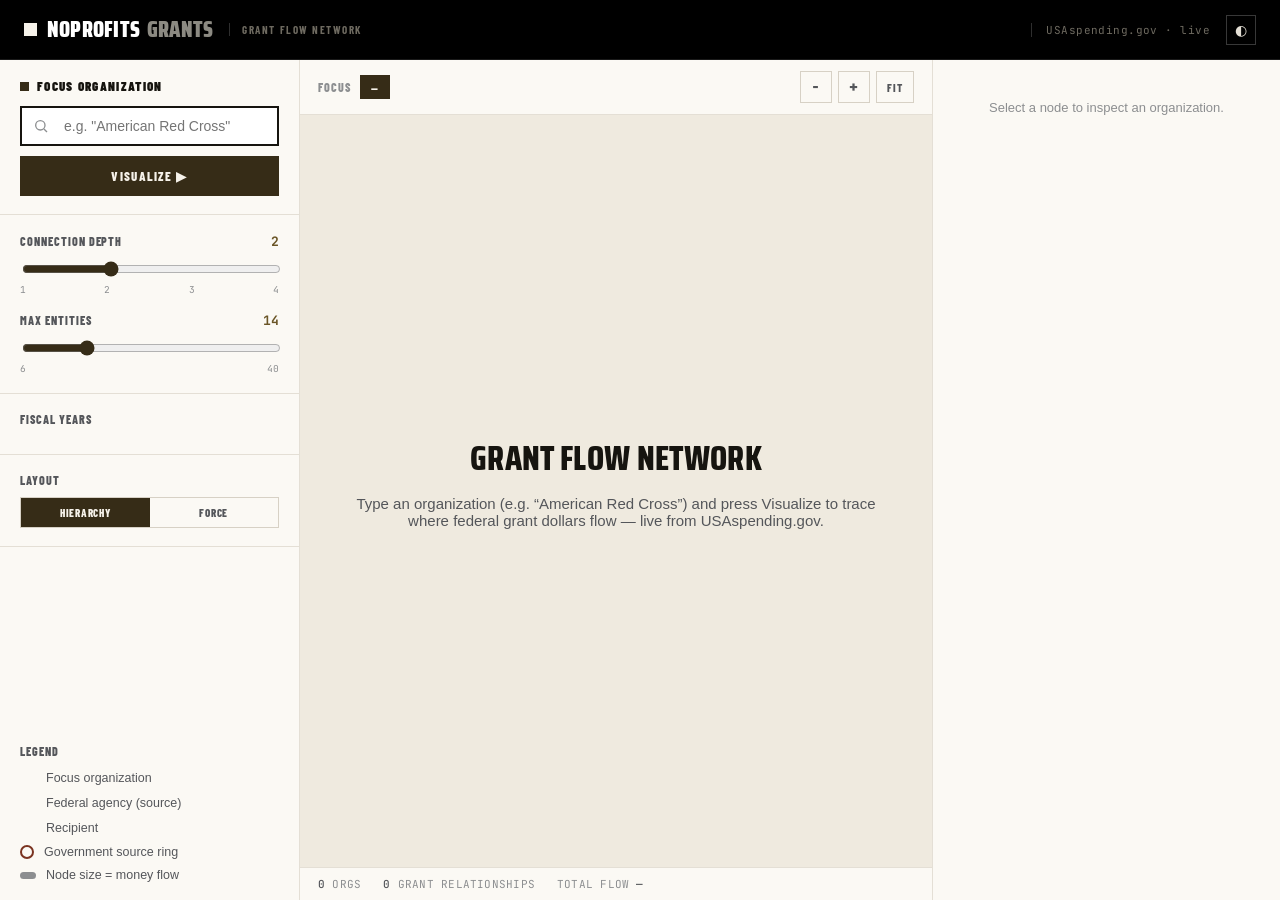
<file: index.html>
<!DOCTYPE html>
<html lang="en" data-theme="light">

<head>
    <meta charset="UTF-8">
    <meta name="viewport" content="width=device-width, initial-scale=1.0">
    <title>NoProfits Grants — Grant Flow Network</title>
    <link rel="icon" href="favicon.svg" type="image/svg+xml">
    <link rel="preconnect" href="https://fonts.googleapis.com">
    <link rel="preconnect" href="https://fonts.gstatic.com" crossorigin>
    <link href="https://fonts.googleapis.com/css2?family=Saira+Condensed:wght@600;700;800;900&family=Barlow+Condensed:wght@600;700;800;900&family=JetBrains+Mono:wght@400;500;700&display=swap" rel="stylesheet">
    <link rel="stylesheet" href="live.css">
</head>

<body>
    <!-- MASTHEAD -->
    <header class="masthead">
        <div class="brand">
            <span class="glyph"></span>
            <span class="word">NoProfits<span class="sub">Grants</span></span>
            <span class="tag">Grant Flow Network</span>
        </div>
        <div class="mast-right">
            <div class="impact" id="impactPill" style="visibility:hidden;">
                <span class="dot"></span>
                <span class="k">Taxpayer impact</span>
                <span class="v" id="impactTotal">—</span>
            </div>
            <span class="src">USAspending.gov · live</span>
            <button class="theme-btn" id="themeToggle" title="Toggle light / dark">◐</button>
        </div>
    </header>

    <!-- WORKSPACE -->
    <div class="workspace">

        <!-- CONTROL RAIL -->
        <aside class="rail">
            <div class="section">
                <div class="hdr"><span class="sq"></span><span class="t">Focus Organization</span></div>
                <div class="searchbox">
                    <span class="ic">
                        <svg width="16" height="16" viewBox="0 0 24 24" fill="none" stroke="currentColor" stroke-width="2"><circle cx="11" cy="11" r="7"></circle><line x1="21" y1="21" x2="16.5" y2="16.5"></line></svg>
                    </span>
                    <input id="orgFilter" placeholder='e.g. "American Red Cross"' aria-label="Focus organization">
                </div>
                <ul class="match-list" id="matchList" hidden></ul>
                <button class="btn-accent" id="goBtn" style="margin-top:10px;">Visualize ▶</button>
            </div>

            <div class="section">
                <div class="row-between">
                    <span class="lbl">Connection depth</span>
                    <span class="val" id="depthVal">2</span>
                </div>
                <input type="range" id="depth" min="1" max="4" value="2">
                <div class="range-ends"><span>1</span><span>2</span><span>3</span><span>4</span></div>
                <div class="row-between" style="margin-top:16px;">
                    <span class="lbl">Max entities</span>
                    <span class="val" id="maxOrgsVal">14</span>
                </div>
                <input type="range" id="maxOrgs" min="6" max="40" value="14" step="1">
                <div class="range-ends"><span>6</span><span>40</span></div>
            </div>

            <div class="section">
                <div class="lbl" style="margin-bottom:10px;">Fiscal Years</div>
                <div class="years" id="yearCheckboxes"></div>
            </div>

            <div class="section">
                <div class="lbl" style="margin-bottom:10px;">Layout</div>
                <div class="seg" id="layoutSeg">
                    <button data-mode="hierarchy" class="on">Hierarchy</button>
                    <button data-mode="force">Force</button>
                </div>
            </div>

            <div class="section" style="margin-top:auto; border-bottom:none;">
                <div class="lbl" style="margin-bottom:12px;">Legend</div>
                <div class="legend">
                    <div class="item"><span class="swatch" id="legFocus"></span>Focus organization</div>
                    <div class="item"><span class="swatch" id="legGovt"></span>Federal agency (source)</div>
                    <div class="item"><span class="swatch" id="legGrantee"></span>Recipient</div>
                    <div class="item"><span class="ringsw"></span>Government source ring</div>
                    <div class="item"><span style="width:16px;height:7px;border-radius:4px;background:var(--fg-faint);"></span>Node size = money flow</div>
                </div>
            </div>
        </aside>

        <!-- CANVAS -->
        <section class="canvas">
            <div class="toolbar">
                <div style="display:flex; align-items:center; gap:9px;">
                    <span class="lbl" style="color:var(--fg-faint);">Focus</span>
                    <span class="focus-chip" id="focusChip">—</span>
                </div>
                <div class="tool-btns">
                    <button class="tb mono" id="zoomOut">−</button>
                    <button class="tb mono" id="zoomIn">+</button>
                    <button class="tb" id="fitBtn">Fit</button>
                </div>
            </div>
            <svg id="network"></svg>
            <div class="canvas-hint" id="canvasHint">
                <h1>Grant Flow Network</h1>
                <p>Type an organization (e.g. “American Red Cross”) and press Visualize to trace where federal grant dollars flow — live from USAspending.gov.</p>
            </div>
            <div class="statusbar">
                <span><b id="stOrgs">0</b> ORGS</span>
                <span><b id="stFlows">0</b> GRANT RELATIONSHIPS</span>
                <span>TOTAL FLOW <b id="stTotal">—</b></span>
                <span class="impact-count" id="stImpact"></span>
            </div>
        </section>

        <!-- INSPECTOR -->
        <aside class="inspector" id="inspector">
            <div class="insp-empty">Select a node to inspect an organization.</div>
        </aside>

    </div>

    <script src="https://d3js.org/d3.v7.min.js"></script>
    <script type="module" src="./live-main.js"></script>
</body>

</html>
</file>
<file: live.css>
/* NoProfits "ember-on-bone" design system — live grants tool.
   Tokens + chrome lifted from the design handoff (shared with blog/search). */

* { box-sizing: border-box; }
html, body { margin: 0; padding: 0; height: 100%; }

:root {
  --bg:#FFFFFF; --bg-soft:#F6F2EA; --bg-soft2:#F1EBDF; --panel:#FBF9F4; --canvas:#EFEADF;
  --fg:#16140F; --fg-soft:#54565A; --fg-faint:#8C8E90;
  --line:#E4DFD5; --line2:#D7D1C5; --rule:#16140F;
  --accent:#362C17; --accent-text:#6A5526; --chip-bg:#EFE9DD;
  --alert:#7A3320; --alert-bg:#F3E4DC;
  /* graph renderer role colors — single source of truth for flow-graph.js (#18) */
  --grantee:#C9BfA6; --grantee-stroke:#A89B78; --edge:#CFC8BA; --edge-label:#7C7E80;
}
[data-theme="dark"] {
  --bg:#141310; --bg-soft:#1C1A14; --bg-soft2:#211E17; --panel:#1A1813; --canvas:#100F0C;
  --fg:#F1EDE3; --fg-soft:#A8A69C; --fg-faint:#76746B;
  --line:#2E2A22; --line2:#3A352B; --rule:#5A5446;
  --accent:#C9B48A; --accent-text:#CBB78E; --chip-bg:#2A261D;
  --alert:#C98A6E; --alert-bg:#2C1D17;
  --grantee:#6E6450; --grantee-stroke:#857A63; --edge:#3A352B; --edge-label:#A8A69C;
}

body {
  font-family: 'Helvetica Neue', Arial, sans-serif;
  background: var(--bg); color: var(--fg);
  display: flex; flex-direction: column; height: 100vh; overflow: hidden;
}
* { transition: background-color .28s ease, border-color .28s ease, color .18s ease; }
a { text-decoration: none; color: inherit; }
input[type=range] { accent-color: var(--accent); width: 100%; }
::selection { background: #362C17; color: #F6F2EA; }

/* font helpers */
.mono  { font-family: 'JetBrains Mono', monospace; }
.lbl   { font-family:'Barlow Condensed',sans-serif; font-weight:800; text-transform:uppercase;
         font-size:12px; letter-spacing:0.08em; color:var(--fg-soft); }

/* ---------- masthead ---------- */
header.masthead {
  flex-shrink:0; background:#000; height:60px; display:flex; align-items:center;
  justify-content:space-between; padding:0 24px; border-bottom:1px solid rgba(255,255,255,.10);
}
.brand { display:flex; align-items:center; gap:10px; }
.brand .glyph { width:13px; height:13px; background:#F6F2EA; display:inline-block; }
.brand .word { font-family:'Saira Condensed',sans-serif; font-weight:900; text-transform:uppercase;
  font-size:22px; letter-spacing:.01em; color:#fff; line-height:1; }
.brand .word .sub { color:#8C8A82; margin-left:7px; }
.brand .tag { font-family:'Barlow Condensed',sans-serif; font-weight:700; text-transform:uppercase;
  font-size:11px; letter-spacing:.14em; color:#6E6A60; border-left:1px solid rgba(255,255,255,.18);
  padding-left:12px; margin-left:6px; }
.mast-right { display:flex; align-items:center; gap:16px; }
.impact { display:flex; align-items:center; gap:8px; background:rgba(122,51,32,.18);
  border:1px solid rgba(201,138,110,.4); padding:6px 12px; }
.impact .dot { width:8px; height:8px; background:#C98A6E; display:inline-block; }
.impact .k { font-family:'Barlow Condensed',sans-serif; font-weight:800; text-transform:uppercase;
  font-size:11px; letter-spacing:.10em; color:#E4B9A6; }
.impact .v { font-family:'JetBrains Mono',monospace; font-weight:700; font-size:12px; color:#fff; }
.src { font-family:'JetBrains Mono',monospace; font-size:11px; color:#6E6A60; letter-spacing:.04em;
  border-left:1px solid rgba(255,255,255,.18); padding-left:14px; }
.theme-btn { width:30px; height:30px; border:1px solid rgba(255,255,255,.22); background:transparent;
  color:#E4DFD5; cursor:pointer; font-size:14px; display:flex; align-items:center; justify-content:center; }

/* ---------- workspace ---------- */
.workspace { flex:1; display:grid; grid-template-columns:300px 1fr 348px; min-height:0; }
aside.rail  { background:var(--panel); border-right:1px solid var(--line); overflow-y:auto; display:flex; flex-direction:column; }
aside.inspector { background:var(--panel); border-left:1px solid var(--line); overflow-y:auto; }
.section { padding:18px 20px; border-bottom:1px solid var(--line); }
.section .hdr { display:flex; align-items:center; gap:8px; margin-bottom:12px; }
.section .hdr .sq { width:9px; height:9px; background:var(--accent); display:inline-block; }
.section .hdr .t { font-family:'Barlow Condensed',sans-serif; font-weight:900; text-transform:uppercase;
  font-size:13px; letter-spacing:.10em; color:var(--fg); }

.searchbox { display:flex; border:2px solid var(--rule); background:var(--bg); }
.searchbox .ic { display:flex; align-items:center; padding:0 11px; color:var(--fg-faint); }
.searchbox input { flex:1; border:none; outline:none; background:transparent; color:var(--fg);
  font-size:14px; padding:10px 4px; min-width:0; }
.match-list { list-style:none; margin:8px 0 0; padding:0; border:1px solid var(--line2); max-height:140px; overflow-y:auto; }
.match-list li { padding:7px 10px; font-size:12.5px; color:var(--fg); cursor:pointer; border-bottom:1px solid var(--line); }
.match-list li:last-child { border-bottom:none; }
.match-list li:hover { background:var(--chip-bg); }

.row-between { display:flex; justify-content:space-between; align-items:baseline; margin-bottom:9px; }
.val { font-family:'JetBrains Mono',monospace; font-weight:700; font-size:13px; color:var(--accent-text); }
.range-ends { display:flex; justify-content:space-between; font-family:'JetBrains Mono',monospace;
  font-size:9.5px; color:var(--fg-faint); margin-top:2px; }
.years { display:flex; flex-wrap:wrap; gap:6px 12px; }
.years label { font-size:12.5px; color:var(--fg); display:flex; align-items:center; gap:5px; }

.seg { display:flex; border:1px solid var(--line2); }
.seg button { flex:1; text-align:center; font-family:'Barlow Condensed',sans-serif; font-weight:800;
  text-transform:uppercase; font-size:11px; letter-spacing:.07em; padding:8px 0; cursor:pointer;
  background:transparent; color:var(--fg-soft); border:none; }
.seg button.on { background:var(--accent); color:#F6F2EA; }

.btn-accent { width:100%; display:flex; align-items:center; justify-content:center; gap:8px;
  background:var(--accent); color:#F6F2EA; font-family:'Barlow Condensed',sans-serif; font-weight:800;
  text-transform:uppercase; font-size:13px; letter-spacing:.10em; padding:12px; cursor:pointer; border:none; }
.btn-accent:disabled { opacity:.45; cursor:default; }
.btn-ghost { width:100%; display:flex; align-items:center; justify-content:center; gap:8px;
  background:var(--bg); border:1.5px solid var(--rule); color:var(--fg); font-family:'Barlow Condensed',sans-serif;
  font-weight:800; text-transform:uppercase; font-size:12.5px; letter-spacing:.10em; padding:10px; cursor:pointer; }
.btn-ghost:disabled { opacity:.4; cursor:default; }

.legend { display:flex; flex-direction:column; gap:9px; }
.legend .item { display:flex; align-items:center; gap:10px; font-size:12.5px; color:var(--fg-soft); }
.legend .swatch { width:16px; height:16px; border-radius:50%; flex-shrink:0; }
.legend .ringsw { width:14px; height:14px; border-radius:50%; border:2.5px solid var(--alert); flex-shrink:0; }

/* ---------- canvas ---------- */
section.canvas { background:var(--canvas); display:flex; flex-direction:column; min-width:0; position:relative; }
.toolbar { flex-shrink:0; display:flex; align-items:center; justify-content:space-between; gap:12px;
  padding:11px 18px; border-bottom:1px solid var(--line); background:var(--panel); }
.toolbar .focus-chip { font-family:'Barlow Condensed',sans-serif; font-weight:800; text-transform:uppercase;
  font-size:11.5px; letter-spacing:.06em; color:#F6F2EA; background:var(--accent); padding:5px 11px; }
.tool-btns { display:flex; align-items:center; gap:6px; }
.tool-btns .tb { height:32px; min-width:32px; border:1px solid var(--line2); display:flex; align-items:center;
  justify-content:center; padding:0 10px; color:var(--fg-soft); cursor:pointer; background:transparent;
  font-family:'Barlow Condensed',sans-serif; font-weight:800; text-transform:uppercase; font-size:11px; letter-spacing:.08em; }
.tool-btns .tb.mono { font-family:'JetBrains Mono',monospace; font-size:15px; }
#network { flex:1; min-height:0; width:100%; display:block; }
.statusbar { flex-shrink:0; display:flex; align-items:center; gap:22px; padding:9px 18px;
  border-top:1px solid var(--line); background:var(--panel); font-family:'JetBrains Mono',monospace;
  font-size:11px; color:var(--fg-faint); letter-spacing:.02em; }
.statusbar b { color:var(--fg-soft); font-weight:500; }
.statusbar .impact-count { margin-left:auto; color:var(--alert); }

.canvas-hint { position:absolute; inset:0; display:flex; flex-direction:column; align-items:center;
  justify-content:center; text-align:center; gap:10px; pointer-events:none; padding:0 40px; }
.canvas-hint h1 { font-family:'Saira Condensed',sans-serif; font-weight:800; text-transform:uppercase;
  font-size:34px; letter-spacing:.01em; color:var(--fg); margin:0; }
.canvas-hint p { font-size:15px; color:var(--fg-soft); margin:0; max-width:520px; }

/* ---------- inspector ---------- */
.insp-head { padding:22px 22px 18px; border-bottom:1px solid var(--line); }
.role-chip { font-family:'Barlow Condensed',sans-serif; font-weight:800; text-transform:uppercase;
  font-size:10.5px; letter-spacing:.10em; color:var(--accent-text); background:var(--chip-bg);
  padding:4px 9px; display:inline-block; margin-bottom:11px; }
.insp-name { font-family:'Saira Condensed',sans-serif; font-weight:800; font-size:27px; line-height:1.04;
  letter-spacing:.005em; color:var(--fg); margin:0; text-transform:uppercase; }
.insp-sub { font-family:'JetBrains Mono',monospace; font-size:11.5px; color:var(--fg-faint); margin-top:8px; word-break:break-all; }
.insp-sub.insp-match { color:var(--alert); margin-top:5px; }
.alert-box { margin:18px 22px 0; background:var(--alert-bg); border-left:3px solid var(--alert); padding:13px 15px; }
.alert-box .ah { display:flex; align-items:center; gap:8px; margin-bottom:5px; }
.alert-box .ah .sq { width:8px; height:8px; background:var(--alert); display:inline-block; }
.alert-box .ah .t { font-family:'Barlow Condensed',sans-serif; font-weight:900; text-transform:uppercase;
  font-size:11.5px; letter-spacing:.08em; color:var(--alert); }
.alert-box .body { font-size:12.5px; line-height:1.5; color:var(--fg-soft); }
.stats { padding:14px 22px 4px; }
.stat { display:flex; justify-content:space-between; padding:11px 0; border-bottom:1px solid var(--line); }
.stat:last-child { border-bottom:none; }
.stat .k { font-size:13px; color:var(--fg-soft); }
.stat .k .field { font-family:'JetBrains Mono',monospace; font-size:10px; color:var(--fg-faint); }
.stat .v { font-family:'JetBrains Mono',monospace; font-weight:500; font-size:14px; color:var(--fg); }
.flow-group { padding:14px 22px 4px; }
.flow-group .gh { display:flex; align-items:center; gap:8px; margin-bottom:8px; }
.flow-group .gh .t { font-family:'Barlow Condensed',sans-serif; font-weight:900; text-transform:uppercase;
  font-size:12px; letter-spacing:.08em; color:var(--fg); }
.flow-row { display:flex; justify-content:space-between; align-items:center; gap:10px; padding:8px 0; border-bottom:1px solid var(--line); }
.flow-row .n { font-size:13px; color:var(--fg); cursor:pointer; display:flex; align-items:center; gap:7px; }
.flow-row .n .dot { width:7px; height:7px; border-radius:50%; flex-shrink:0; }
.flow-row .a { font-family:'JetBrains Mono',monospace; font-size:13px; color:var(--fg); white-space:nowrap; }
.insp-actions { padding:16px 22px 26px; display:flex; flex-direction:column; gap:9px; }
.insp-empty { padding:40px 22px; color:var(--fg-faint); font-size:13px; text-align:center; }
</file>
